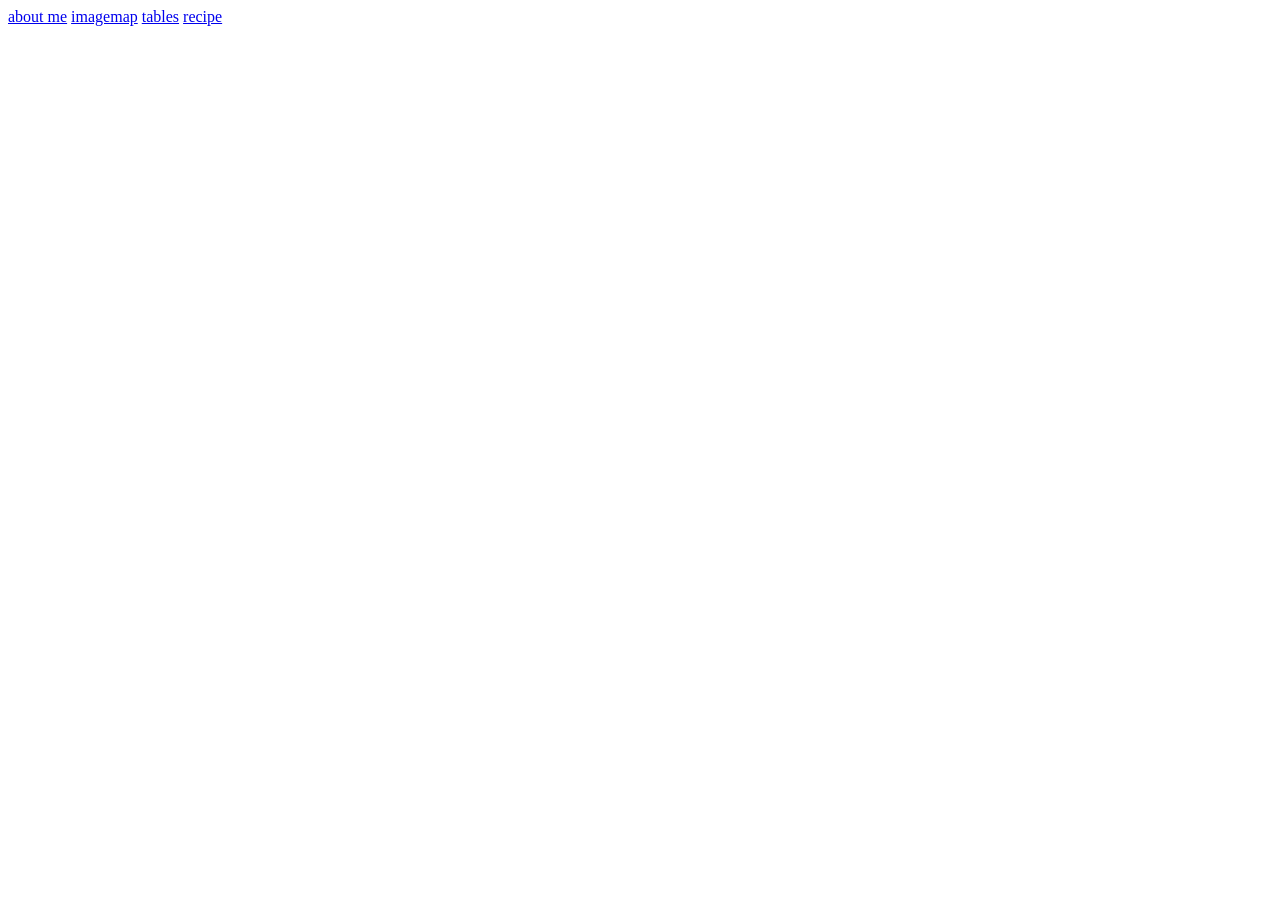
<file: index.html>
<!DOCTYPE html>
<html lang="en">
<head>
    <meta charset="UTF-8">
    <meta name="viewport" content="width=device-width, initial-scale=1.0">
    <title>Document</title>
</head>
<body>
    <a href="html/about.html">about me</a>


    <a href="html/imagemap.html">imagemap</a>
    

<a href="html/tables.html">tables</a>

<a href="html/recipe.html">recipe</a>
</body>
</html>
</file>
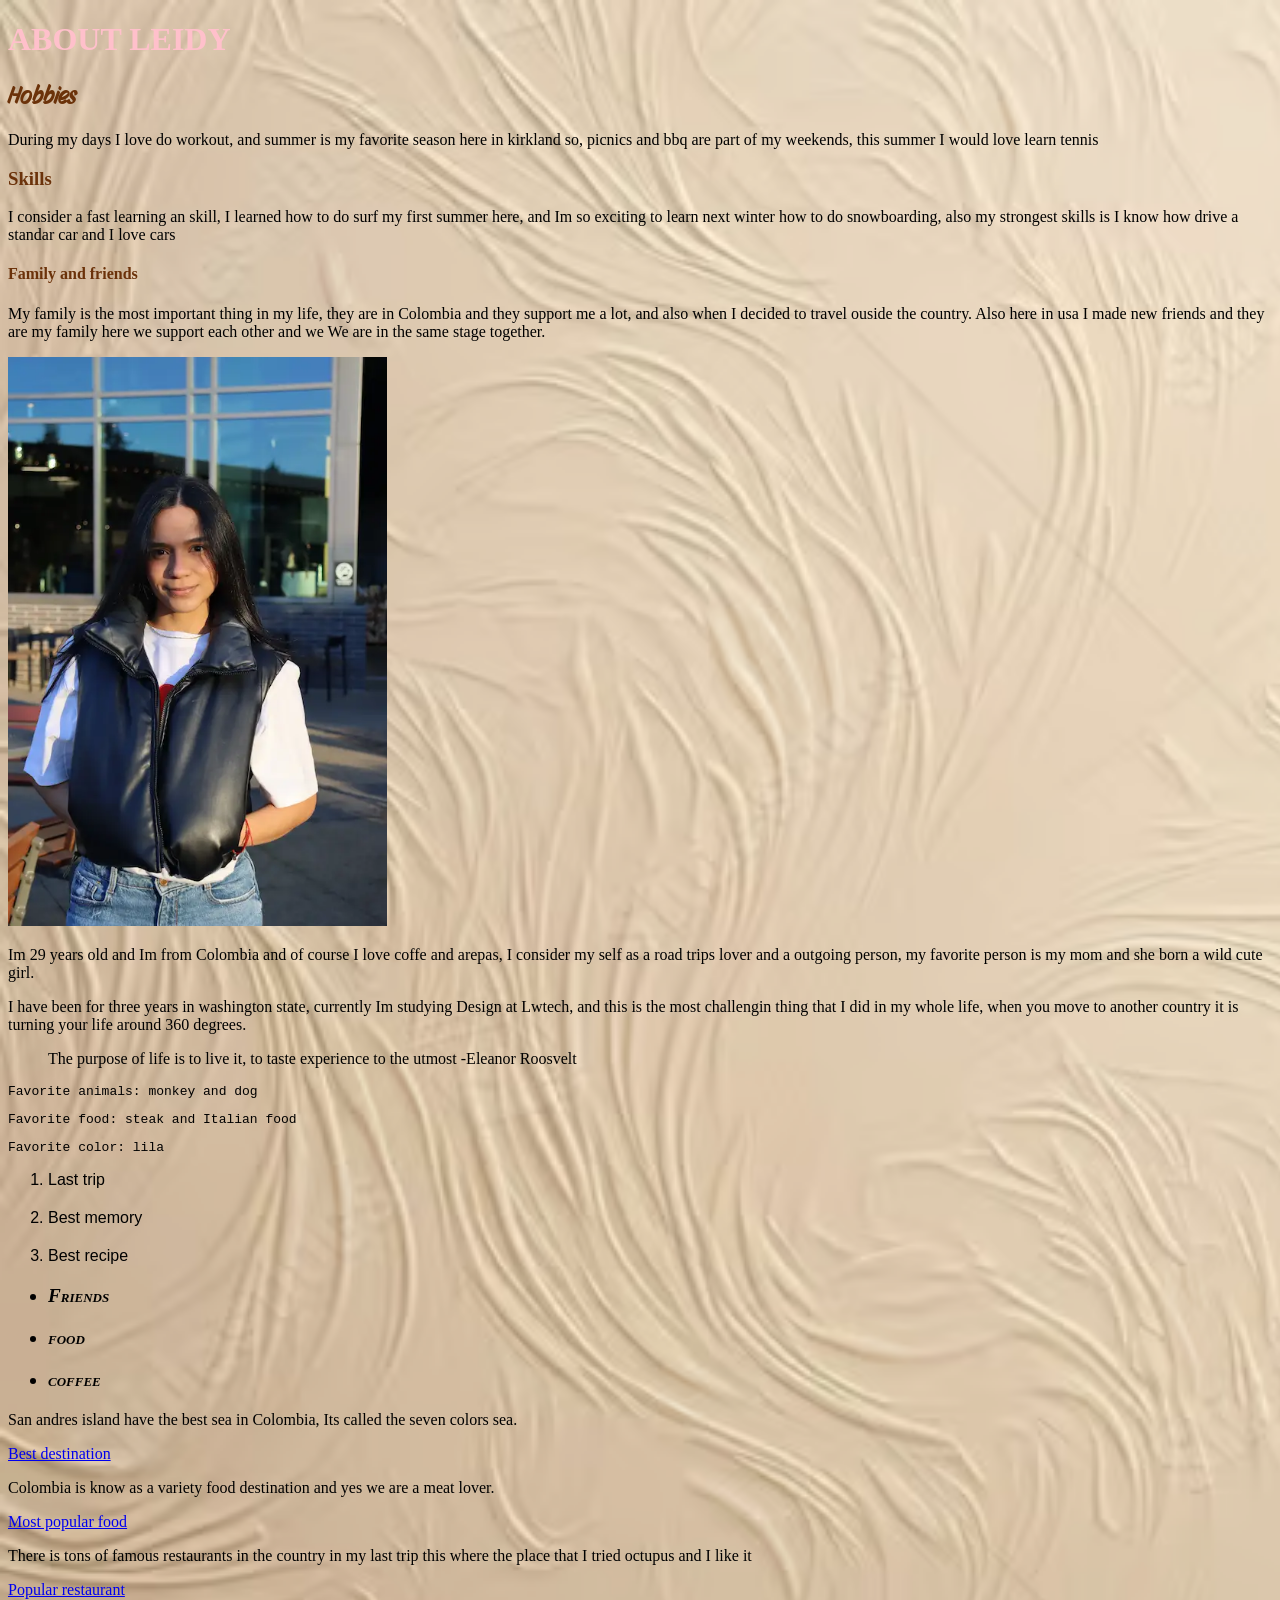
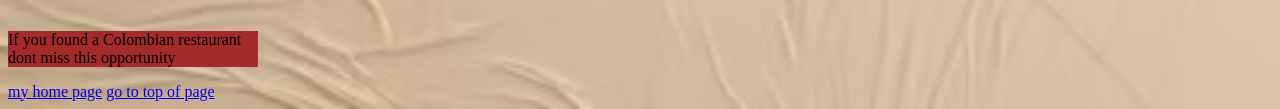
<file: html-temp/about.html>
<!DOCTYPE html>
<html lang="en">

<head>
   <meta charset="UTF-8">
   <meta name="viewport" content="width=device-width, initial-scale=1.0">
   <title>about me</title>
   <link rel="stylesheet" href="../css/style.css">

</head>

<h1 id="top">ABOUT LEIDY</h1>

<h2 id="Hobbies">Hobbies</h2>
<p> During my days I love do workout, and summer is my favorite season here in kirkland so, picnics and bbq are part of
   my weekends, this summer I would love learn tennis</p>

<h3 id="Skills">Skills</h3>
<p>I consider a fast learning an skill, I learned how to do surf my first summer here, and Im so exciting to learn next
   winter how to do snowboarding, also my strongest skills is I know how drive a standar car and I love cars </p>

<h4 id="Family"> Family and friends</h4>
<p> My family is the most important thing in my life, they are in Colombia and they support me a lot, and also when I
   decided to travel ouside the country. Also here in usa I made new friends and they are my family here we support each
   other and we We are in the same stage together. </p>

<body class="about"> 


   <img src="../IMG/photo.jpg" alt="a picture of me">



   <p>Im 29 years old and Im from Colombia and of course I love coffe and arepas, I consider my self as a road trips
      lover and a outgoing person, my favorite person is my mom and she born a wild cute girl. </div>
   </p>

   <p>I have been for three years in washington state, currently Im studying Design at Lwtech, and this is the most
      challengin thing that I did in my whole life,
      when you move to another country it is turning your life around 360 degrees. </p>

   <blockquote>The purpose of life is to live it, to taste experience to the utmost -Eleanor Roosvelt </blockquote>

   <pre>Favorite animals: monkey and dog</pre>
   <pre>Favorite food: steak and Italian food</pre>
   <pre>Favorite color: lila </pre>


   <ol>
      <li>Last trip</li>
      <li>Best memory</li>
      <li>Best recipe</li>
   </ol>

   <ul>
      <li>Friends</li>
      <li>food</li>
      <li>coffee</li>
   </ul>


   <p>San andres island have the best sea in Colombia, Its called the seven colors sea. </p>
   <a href="https://colombia.travel/en"> Best destination</a>

   <p> Colombia is know as a variety food destination and yes we are a meat lover. </p>
   <a href="https://www.mycolombianrecipes.com/">Most popular food </a>

   <p> There is tons of famous restaurants in the country in my last trip this where the place that I tried octupus and
      I like it</p>
   <a href="https://restaurantelaregatta.com/"> Popular restaurant</a></p>


   <div class="center">
      <p>If you found a Colombian restaurant dont miss this opportunity </p>
   </div>


   <a href="../index.html">my home page</a>

   <a href="#top">go to top of page</a>



</body>

</html>
</file>
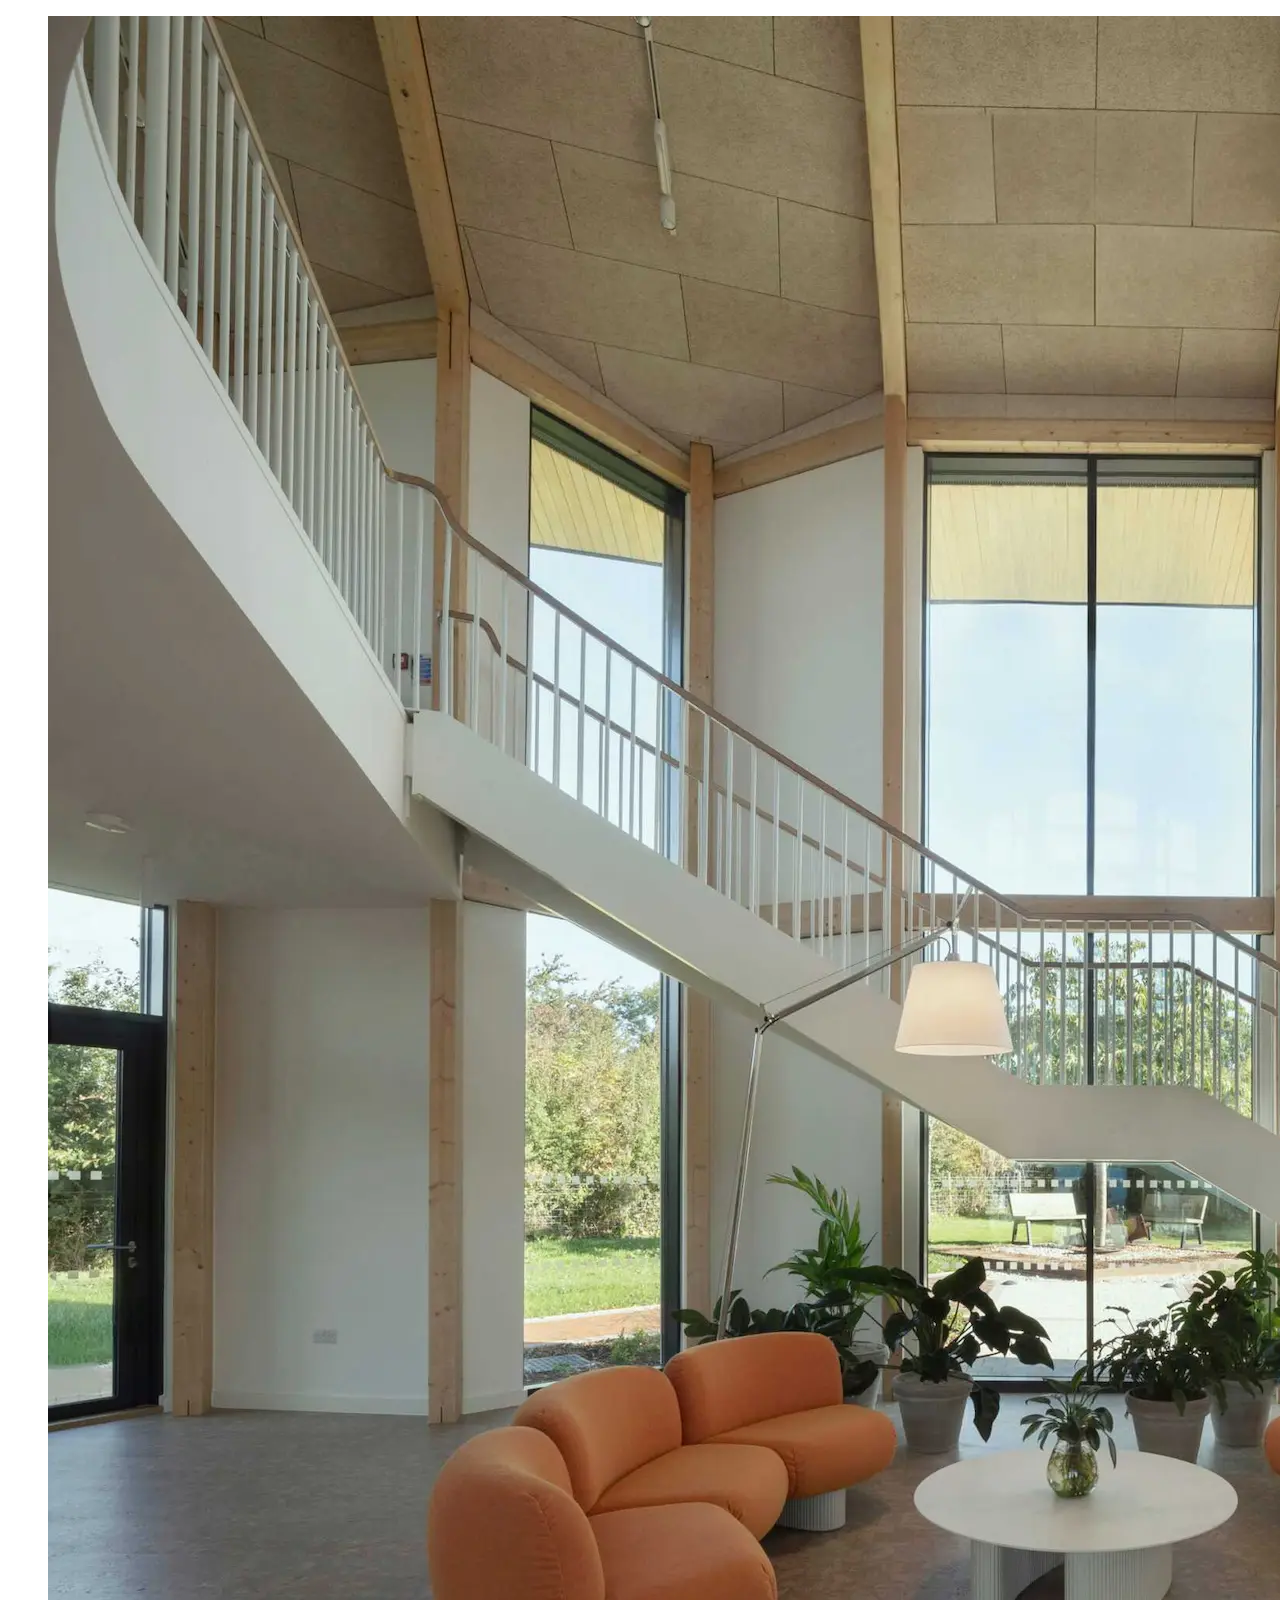
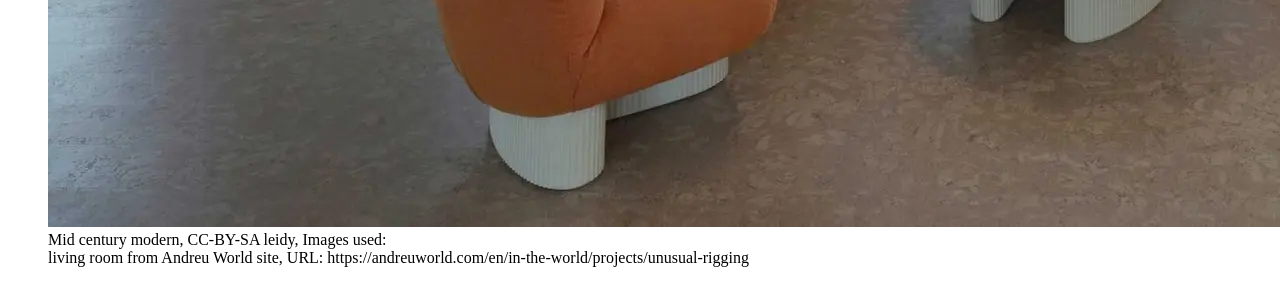
<file: html-temp/imagemap.html>
<!DOCTYPE html>
<html lang="en">
<head>
    <meta charset="UTF-8">
    <meta name="viewport" content="width=device-width, initial-scale=1.0">
    <title>image map</title>
</head>
<body>
    
<figure>
   <picture>
      <source srcset="../img/main_image.webp" type="image/webp" />
      <img src="../img/main_image.jpg" alt="living room" usemap="#image-map">
   </picture>
   <figcaption>Mid century modern, CC-BY-SA leidy, Images used:
      <br>living room from Andreu World site, URL: https://andreuworld.com/en/in-the-world/projects/unusual-rigging
   </figcaption>
</figure>

<!-- Image Map Generated by http://www.image-map.net/ -->
<map name="image-map">
    <area target="" alt="sofa" title="sofa" href="https://www.wayfair.com/AllModern--Katrien-93-Japandi-Style-Luxury-Modern-Boucle-Fabric-Curvy-Arm-Couch-X121413840-L305-K~W010302739.html?channel=GooglePLA&amp;ireid=233334990&amp;fdid=1817&amp;PiID%5B%5D=1641580249&amp;refid=GX711703843613-W010302739_1641580249&amp;device=c&amp;ptid=2440183252501&amp;network=g&amp;targetid=pla-2440183252501&amp;gad_source=4&amp;gad_campaignid=18344349540&amp;gbraid=0AAAAAD9ISC5Gr_Hq7C_lPlaAR0trdh466&amp;gclid=CjwKCAjwnZfPBhAGEiwAzg-VzJUbOgQE1pVDQAp4AgwrvVo2P39BPgE1ROf51_-9ga0dEhNYpbQq2xoC6qsQAvD_BwE" coords="120,1764,1242,1219" shape="rect">
    <area target="" alt="coffe table" title="coffee table" href="https://www.crateandbarrel.com/marfa-40-outdoor-concrete-coffee-table/s603614" coords="1022,1472,201" shape="circle">
    <area target="" alt="floor lamp" title="floor lamp" href="https://www.lumens.com/twiggy-arc-floor-lamp-by-foscarini-FOS542940.html?utm_source=google&amp;utm_medium=PLA&amp;utm_brand=Foscarini&amp;utm_id=FOS542940&amp;utm_campaign=192161391&amp;gad_source=1&amp;gad_campaignid=192161391&amp;gbraid=0AAAAADo8bk20S_XdODV_KkBS3mqjboqua&amp;gclid=CjwKCAjwnZfPBhAGEiwAzg-VzJO-oDt81jS1Qti0KDn5NAqSPSGsYq2PHcvWnxihozZvipZRaJz8ihoCyB4QAvD_BwE" coords="637,1203,752,758,1100,1021" shape="poly">
</map>

<a href="../index.html"back to index></a>



</body>
</html>
</file>
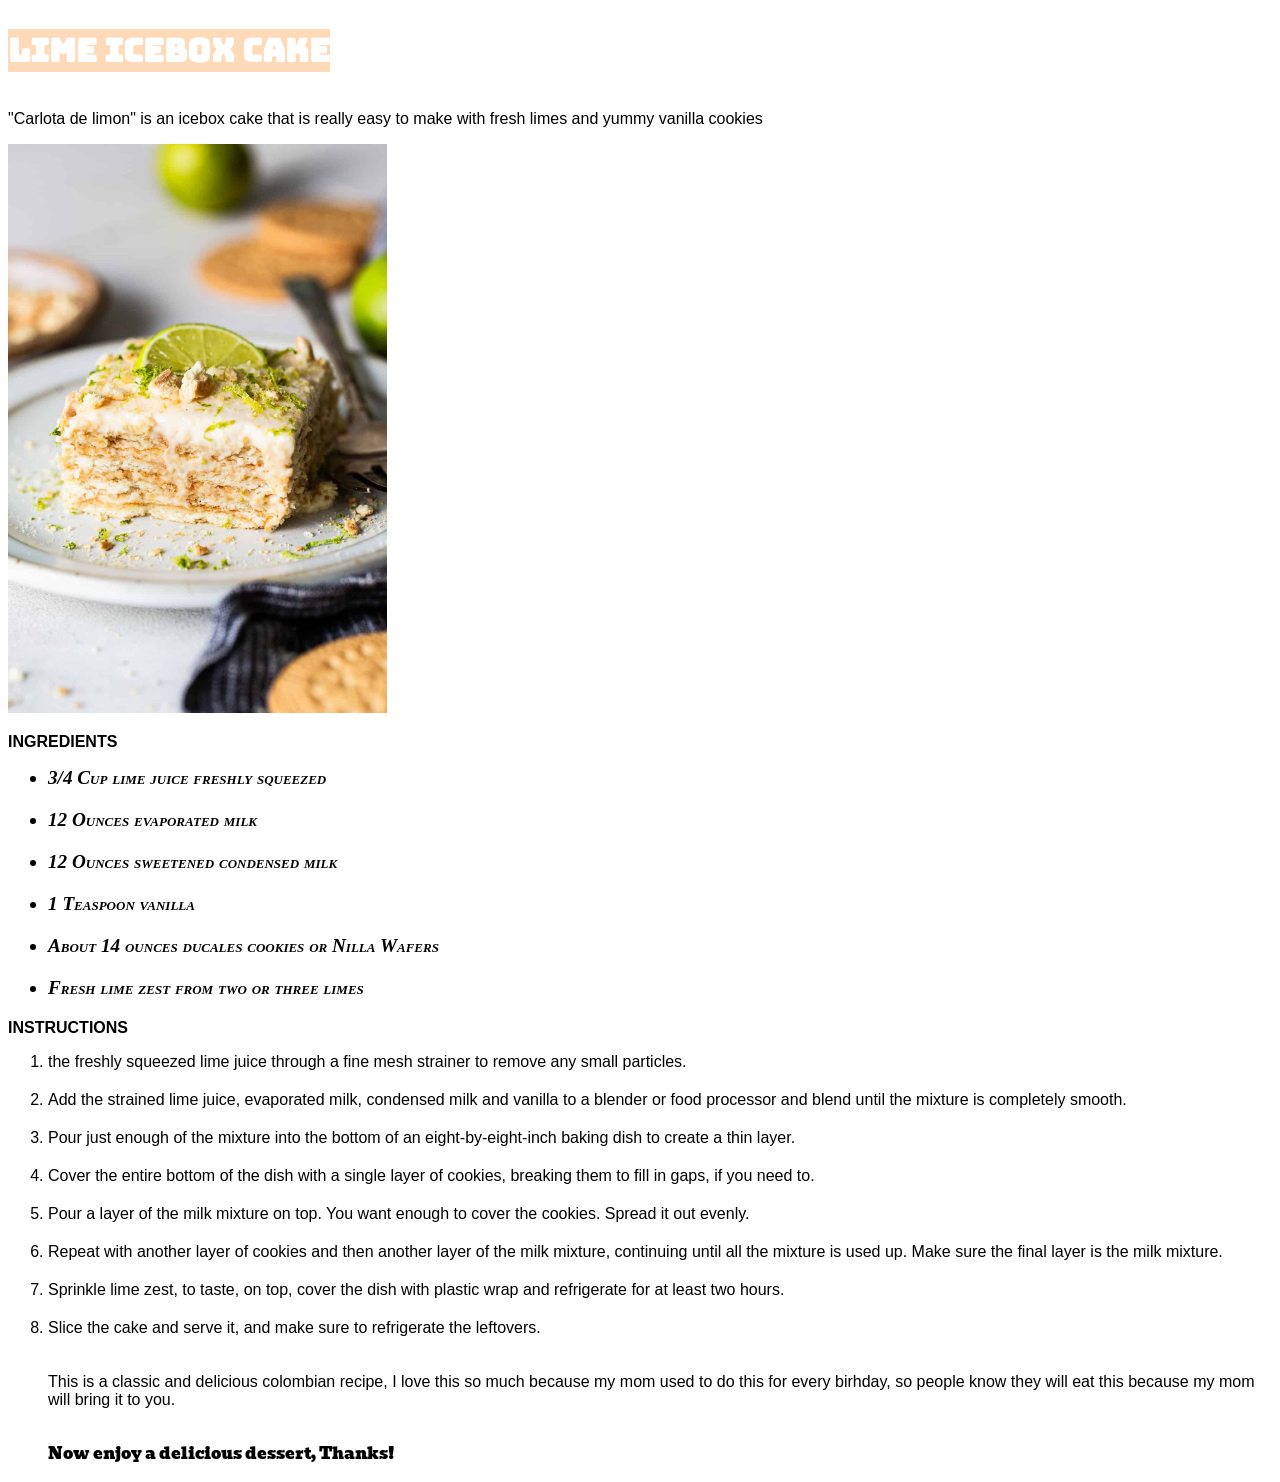
<file: html-temp/recipe.html>
<!DOCTYPE html>
<html lang="en">
<head>
    <meta charset="UTF-8">
    <meta name="viewport" content="width=device-width, initial-scale=1.0">
    <title>recipe</title>

    <link rel="stylesheet" href="../css/style.css"/>
</head>
<h1 id="LIME" >LIME ICEBOX CAKE</h1>

<body class="recipe-page">


<p class="p1">"Carlota de limon" is an icebox cake that 
    is really easy to make with fresh limes 
    and yummy vanilla cookies</p>

    <img src="../IMG/carlota.jpg" alt="a picture of the dessert">


<p class="p2">INGREDIENTS</p>

 <ul>
      <li>3/4 Cup lime juice freshly squeezed</li>
      <li>12 Ounces evaporated milk</li>
      <li>12 Ounces sweetened condensed milk</li>
      <li>1 Teaspoon vanilla</li>
      <li>About 14 ounces ducales cookies or Nilla Wafers</li>
      <li>Fresh lime zest from two or three limes</li>
   </ul>

<p class="p3">INSTRUCTIONS</p>

<ol>
    
<li>the freshly squeezed lime juice through a fine mesh strainer to remove any small particles.</li>
<li>Add the strained lime juice, evaporated milk, condensed milk and vanilla to a blender or food
     processor and blend until the mixture is completely smooth.</li>
<li>Pour just enough of the mixture into the bottom of an eight-by-eight-inch baking dish to create a thin layer.</li>
<li>Cover the entire bottom of the dish with a single layer of cookies, breaking them to fill in gaps, if you need to.</li>
<li>Pour a layer of the milk mixture on top. You want enough to cover the cookies. Spread it out evenly.</li> 
<li>Repeat with another layer of cookies and then another layer of the milk mixture, continuing until all the mixture is used up. Make sure the final layer is the milk mixture.</li>
<li>Sprinkle lime zest, to taste, on top, cover the dish with plastic wrap and refrigerate for at least two hours.</li>
<li>Slice the cake and serve it, and make sure to refrigerate the leftovers.</li>

 <p class="p4">This is a classic and delicious colombian recipe, 
        I love this so much because my mom used to do this for every birhday, 
        so people know they will eat this because my mom will bring it to you. 
    </p>

 <p class="p5">Now enjoy a delicious dessert, Thanks!</p>
   

</body>
</html>
</file>
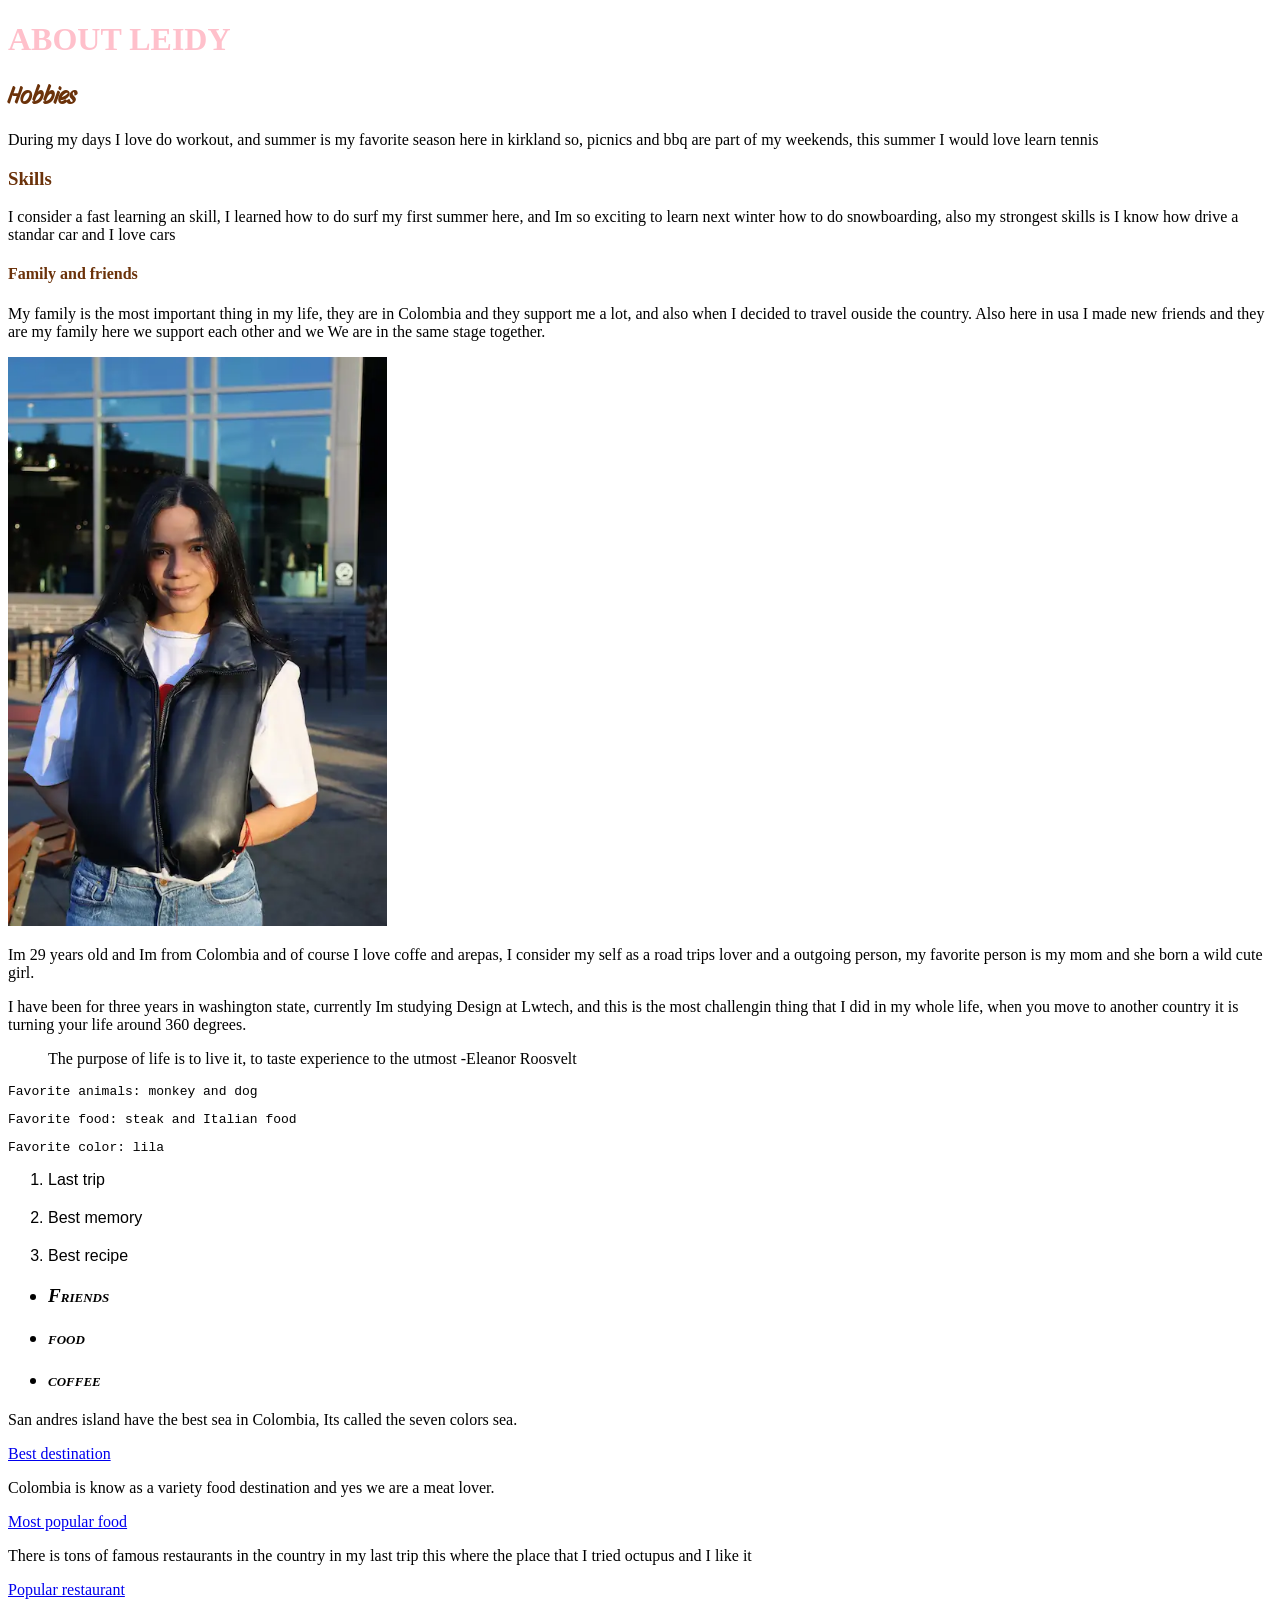
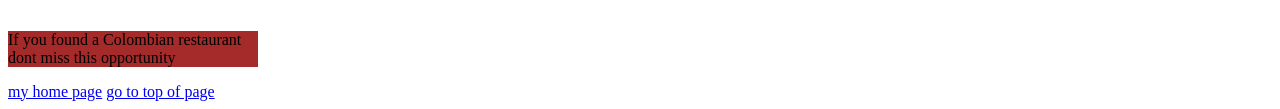
<file: HTML/about.html>
<!DOCTYPE html>
<html lang="en">

<head>
   <meta charset="UTF-8">
   <meta name="viewport" content="width=device-width, initial-scale=1.0">
   <title>about me</title>
   <link rel="stylesheet" href="../css/style.css">

</head>

<h1 id="top">ABOUT LEIDY</h1>

<h2 id="Hobbies">Hobbies</h2>
<p> During my days I love do workout, and summer is my favorite season here in kirkland so, picnics and bbq are part of
   my weekends, this summer I would love learn tennis</p>

<h3 id="Skills">Skills</h3>
<p>I consider a fast learning an skill, I learned how to do surf my first summer here, and Im so exciting to learn next
   winter how to do snowboarding, also my strongest skills is I know how drive a standar car and I love cars </p>

<h4 id="Family"> Family and friends</h4>
<p> My family is the most important thing in my life, they are in Colombia and they support me a lot, and also when I
   decided to travel ouside the country. Also here in usa I made new friends and they are my family here we support each
   other and we We are in the same stage together. </p>

<body>


   <img src="../IMG/photo.jpg" alt="a picture of me">



   <p>Im 29 years old and Im from Colombia and of course I love coffe and arepas, I consider my self as a road trips
      lover and a outgoing person, my favorite person is my mom and she born a wild cute girl. </div>
   </p>

   <p>I have been for three years in washington state, currently Im studying Design at Lwtech, and this is the most
      challengin thing that I did in my whole life,
      when you move to another country it is turning your life around 360 degrees. </p>

   <blockquote>The purpose of life is to live it, to taste experience to the utmost -Eleanor Roosvelt </blockquote>

   <pre>Favorite animals: monkey and dog</pre>
   <pre>Favorite food: steak and Italian food</pre>
   <pre>Favorite color: lila </pre>


   <ol>
      <li>Last trip</li>
      <li>Best memory</li>
      <li>Best recipe</li>
   </ol>

   <ul>
      <li>Friends</li>
      <li>food</li>
      <li>coffee</li>
   </ul>


   <p>San andres island have the best sea in Colombia, Its called the seven colors sea. </p>
   <a href="https://colombia.travel/en"> Best destination</a>

   <p> Colombia is know as a variety food destination and yes we are a meat lover. </p>
   <a href="https://www.mycolombianrecipes.com/">Most popular food </a>

   <p> There is tons of famous restaurants in the country in my last trip this where the place that I tried octupus and
      I like it</p>
   <a href="https://restaurantelaregatta.com/"> Popular restaurant</a></p>


   <div class="center">
      <p>If you found a Colombian restaurant dont miss this opportunity </p>
   </div>


   <a href="../index.html">my home page</a>

   <a href="#top">go to top of page</a>



</body>

</html>
</file>
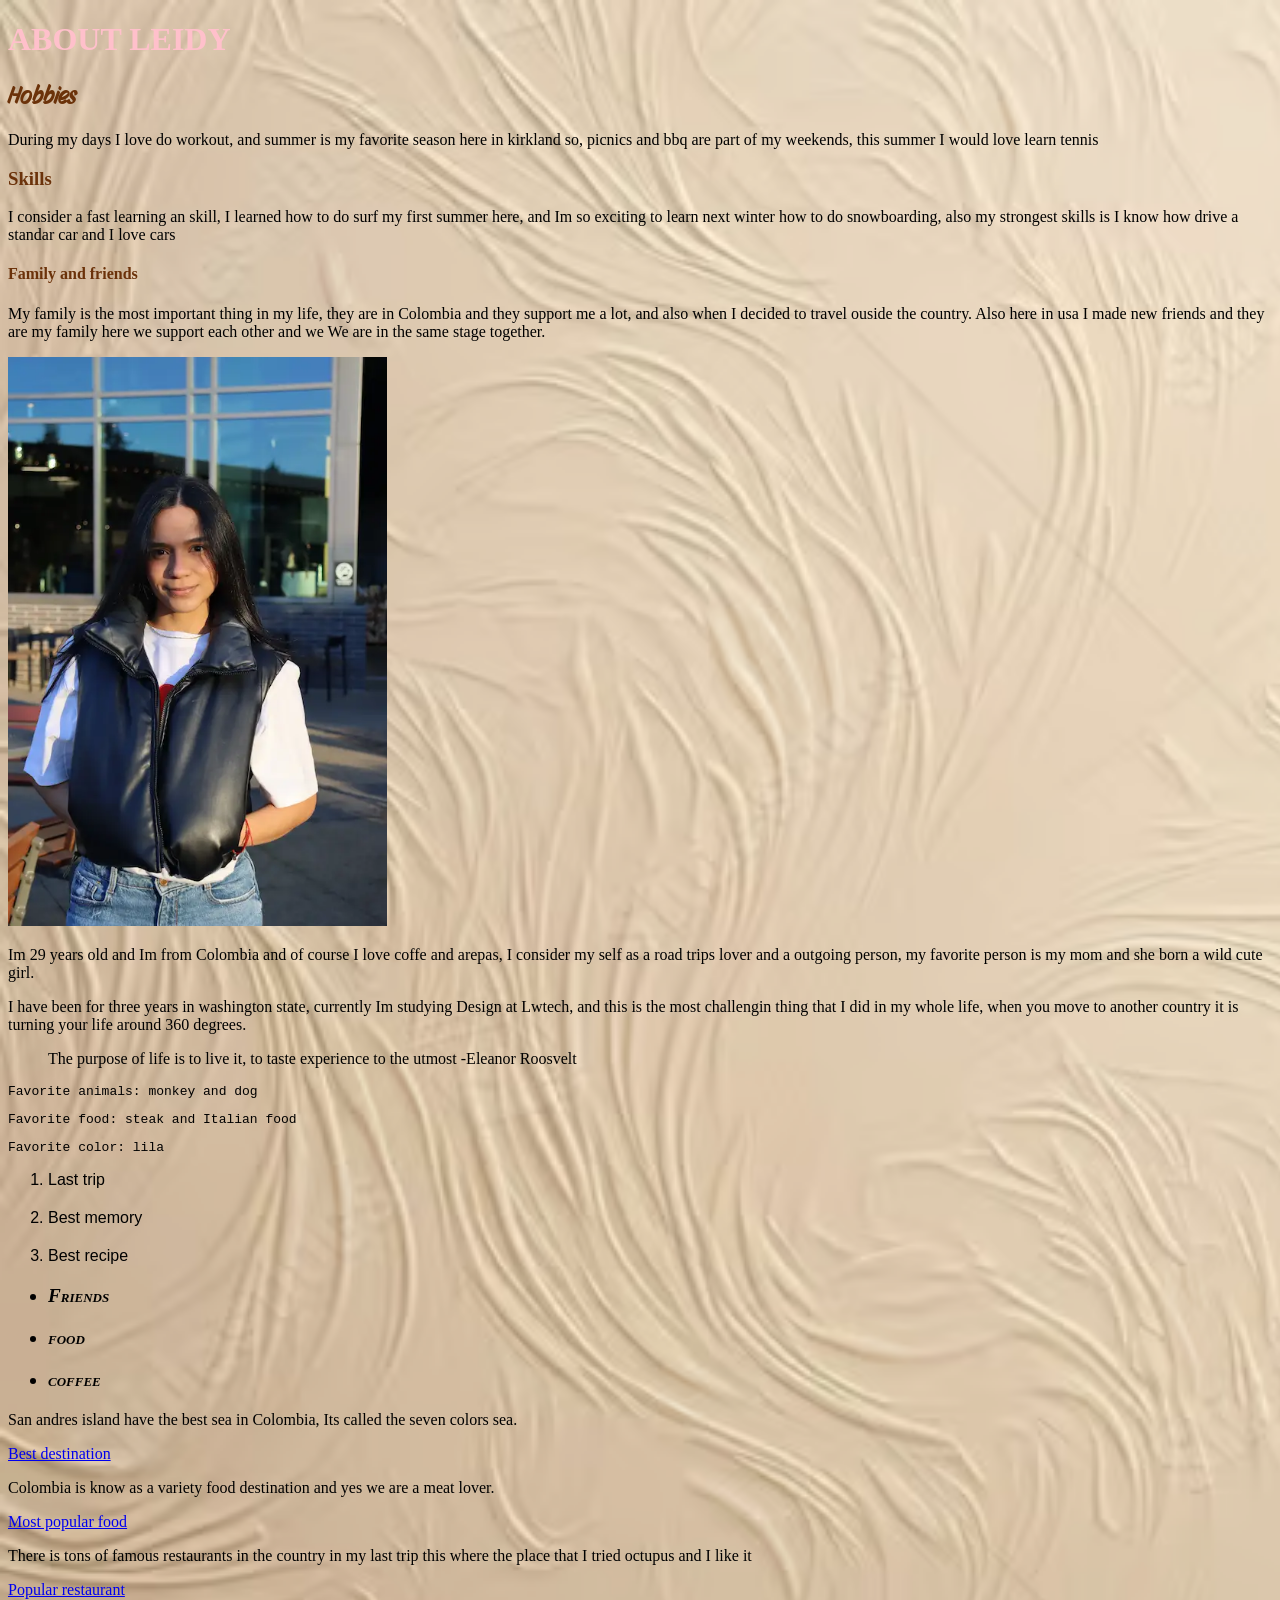
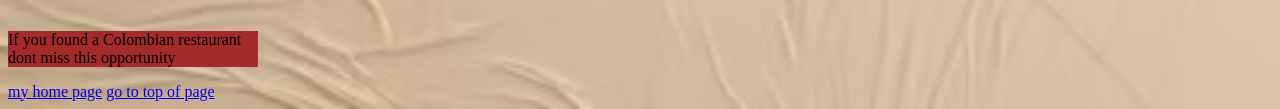
<file: html/about.html>
<!DOCTYPE html>
<html lang="en">

<head>
   <meta charset="UTF-8">
   <meta name="viewport" content="width=device-width, initial-scale=1.0">
   <title>about me</title>
   <link rel="stylesheet" href="../css/style.css">

</head>

<h1 id="top">ABOUT LEIDY</h1>

<h2 id="Hobbies">Hobbies</h2>
<p> During my days I love do workout, and summer is my favorite season here in kirkland so, picnics and bbq are part of
   my weekends, this summer I would love learn tennis</p>

<h3 id="Skills">Skills</h3>
<p>I consider a fast learning an skill, I learned how to do surf my first summer here, and Im so exciting to learn next
   winter how to do snowboarding, also my strongest skills is I know how drive a standar car and I love cars </p>

<h4 id="Family"> Family and friends</h4>
<p> My family is the most important thing in my life, they are in Colombia and they support me a lot, and also when I
   decided to travel ouside the country. Also here in usa I made new friends and they are my family here we support each
   other and we We are in the same stage together. </p>

<body class="about"> 


   <img src="../img/photo.jpg" alt="a picture of me">



   <p>Im 29 years old and Im from Colombia and of course I love coffe and arepas, I consider my self as a road trips
      lover and a outgoing person, my favorite person is my mom and she born a wild cute girl. </div>
   </p>

   <p>I have been for three years in washington state, currently Im studying Design at Lwtech, and this is the most
      challengin thing that I did in my whole life,
      when you move to another country it is turning your life around 360 degrees. </p>

   <blockquote>The purpose of life is to live it, to taste experience to the utmost -Eleanor Roosvelt </blockquote>

   <pre>Favorite animals: monkey and dog</pre>
   <pre>Favorite food: steak and Italian food</pre>
   <pre>Favorite color: lila </pre>


   <ol>
      <li>Last trip</li>
      <li>Best memory</li>
      <li>Best recipe</li>
   </ol>

   <ul>
      <li>Friends</li>
      <li>food</li>
      <li>coffee</li>
   </ul>


   <p>San andres island have the best sea in Colombia, Its called the seven colors sea. </p>
   <a href="https://colombia.travel/en"> Best destination</a>

   <p> Colombia is know as a variety food destination and yes we are a meat lover. </p>
   <a href="https://www.mycolombianrecipes.com/">Most popular food </a>

   <p> There is tons of famous restaurants in the country in my last trip this where the place that I tried octupus and
      I like it</p>
   <a href="https://restaurantelaregatta.com/"> Popular restaurant</a></p>


   <div class="center">
      <p>If you found a Colombian restaurant dont miss this opportunity </p>
   </div>


   <a href="../index.html">my home page</a>

   <a href="#top">go to top of page</a>



</body>

</html>
</file>
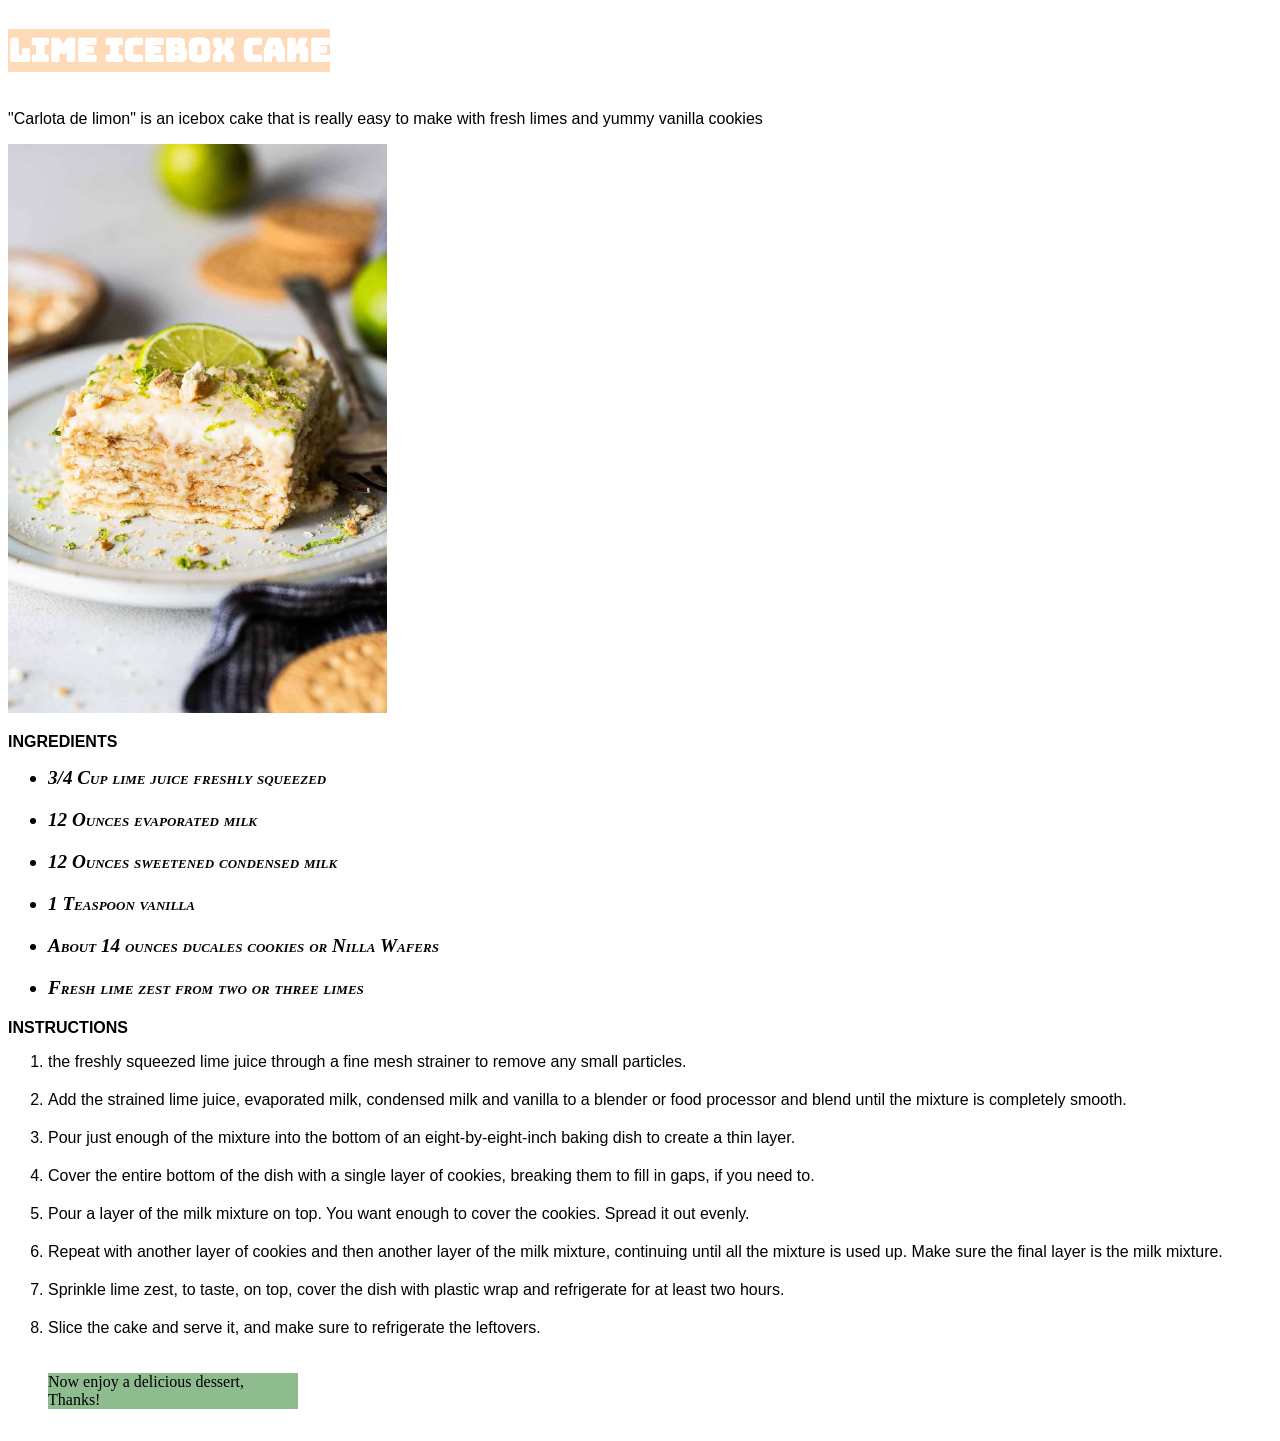
<file: HTML/recipe.html>
<!DOCTYPE html>
<html lang="en">
<head>
    <meta charset="UTF-8">
    <meta name="viewport" content="width=device-width, initial-scale=1.0">
    <title>recipe</title>

    <link rel="stylesheet" href="../css/style.css"/>
</head>
<h1 id="LIME" >LIME ICEBOX CAKE</h1>

<body>

<p class="p1">"Carlota de limon" is an icebox cake that 
    is really easy to make with fresh limes 
    and yummy vanilla cookies</p>

    <img src="../IMG/carlota.jpg" alt="a picture of the dessert">

<p class="p2">INGREDIENTS</p>

 <ul>
      <li>3/4 Cup lime juice freshly squeezed</li>
      <li>12 Ounces evaporated milk</li>
      <li>12 Ounces sweetened condensed milk</li>
      <li>1 Teaspoon vanilla</li>
      <li>About 14 ounces ducales cookies or Nilla Wafers</li>
      <li>Fresh lime zest from two or three limes</li>
   </ul>

<p class="p3">INSTRUCTIONS</p>

<ol>
    
<li>the freshly squeezed lime juice through a fine mesh strainer to remove any small particles.</li>
<li>Add the strained lime juice, evaporated milk, condensed milk and vanilla to a blender or food
     processor and blend until the mixture is completely smooth.</li>
<li>Pour just enough of the mixture into the bottom of an eight-by-eight-inch baking dish to create a thin layer.</li>
<li>Cover the entire bottom of the dish with a single layer of cookies, breaking them to fill in gaps, if you need to.</li>
<li>Pour a layer of the milk mixture on top. You want enough to cover the cookies. Spread it out evenly.</li> 
<li>Repeat with another layer of cookies and then another layer of the milk mixture, continuing until all the mixture is used up. Make sure the final layer is the milk mixture.</li>
<li>Sprinkle lime zest, to taste, on top, cover the dish with plastic wrap and refrigerate for at least two hours.</li>
<li>Slice the cake and serve it, and make sure to refrigerate the leftovers.</li>



<div class="recipe">
      <p>Now enjoy a delicious dessert, Thanks!</p>
   </div>

</body>
</html>
</file>
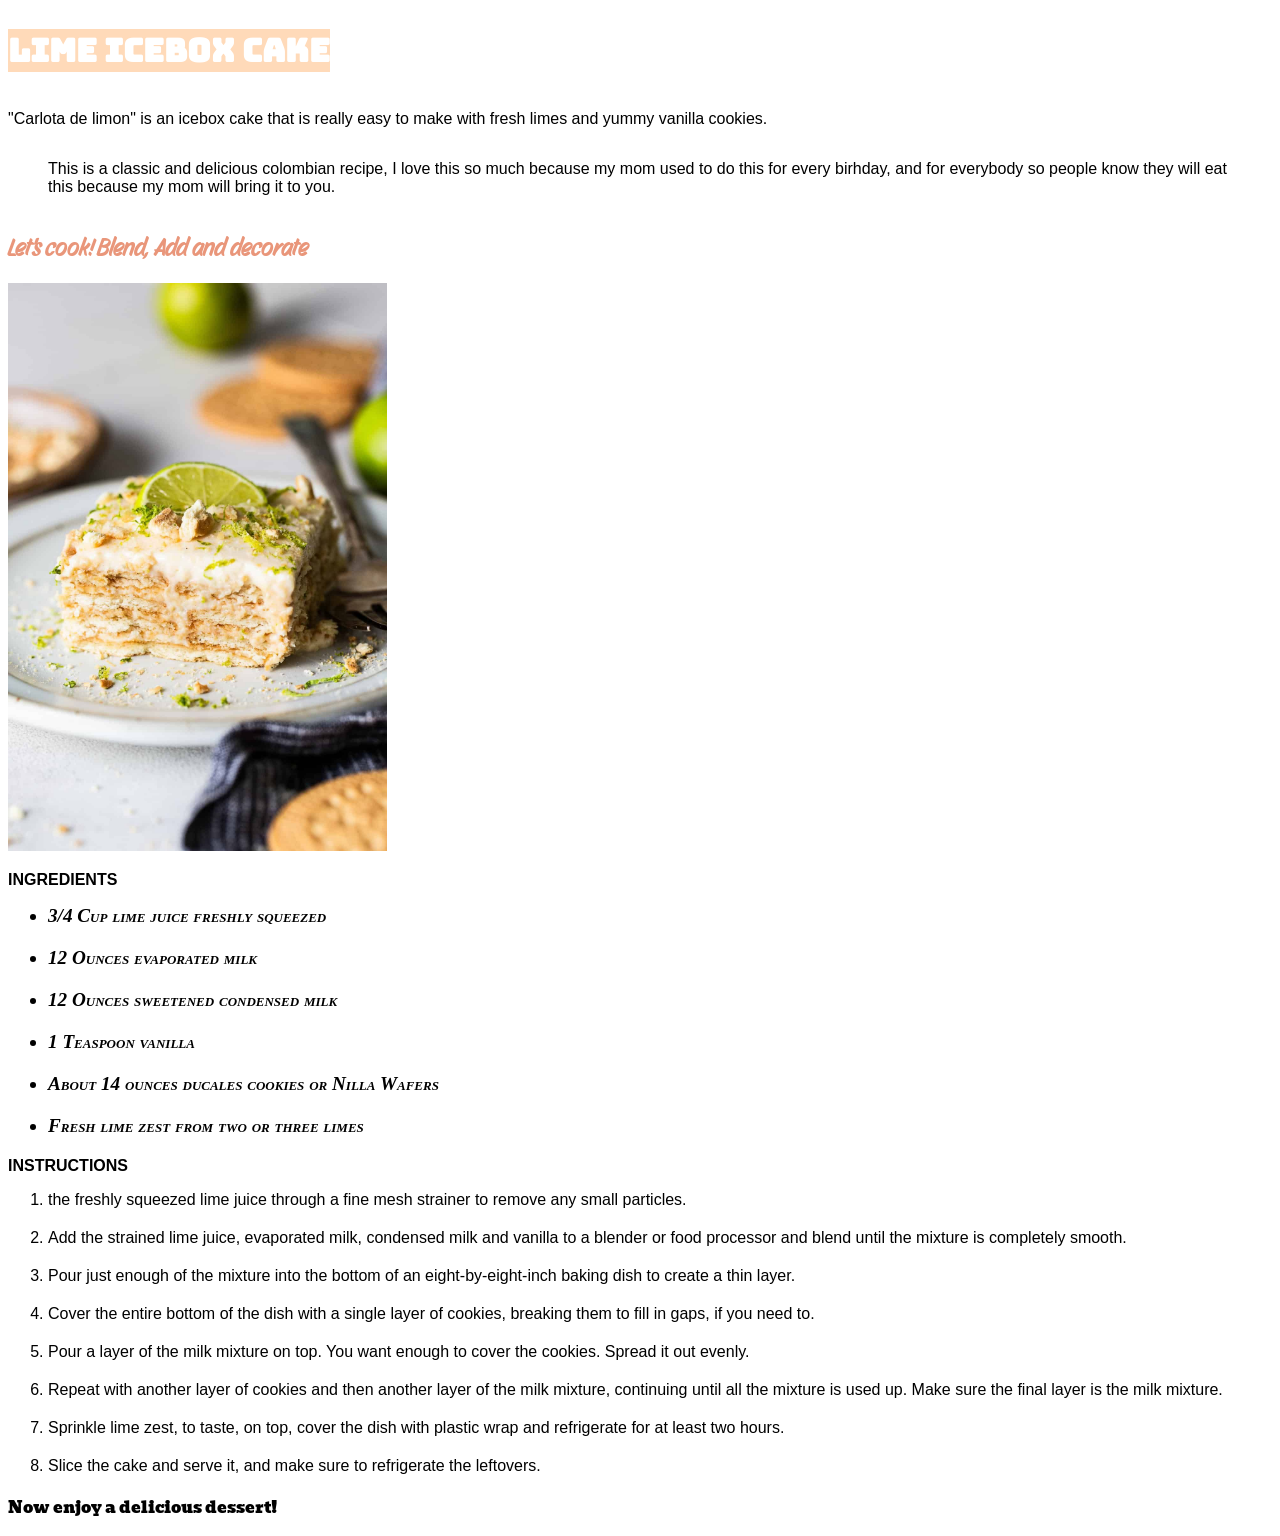
<file: html/recipe.html>
<!DOCTYPE html>
<html lang="en">
<head>
    <meta charset="UTF-8">
    <meta name="viewport" content="width=device-width, initial-scale=1.0">
    <title>recipe</title>

    <link rel="stylesheet" href="../css/style.css"/>
</head>

<body class="recipe-page">

    <h1 id="LIME" >LIME ICEBOX CAKE</h1>

<p class="p1">"Carlota de limon" is an icebox cake that 
    is really easy to make with fresh limes 
    and yummy vanilla cookies.</p>

<blockquote><p class="p4">This is a classic and delicious colombian recipe, 
        I love this so much because my mom used to do this for every birhday, and for everybody
        so people know they will eat this because my mom will bring it to you. 
 </p></blockquote>

 <h2>Let's cook! Blend, Add and decorate</h2>

    <img src="../img/carlota.jpg" alt="a picture of the dessert">


<p class="p2">INGREDIENTS</p>

 <ul>
      <li>3/4 Cup lime juice freshly squeezed</li>
      <li>12 Ounces evaporated milk</li>
      <li>12 Ounces sweetened condensed milk</li>
      <li>1 Teaspoon vanilla</li>
      <li>About 14 ounces ducales cookies or Nilla Wafers</li>
      <li>Fresh lime zest from two or three limes</li>
   </ul>

<p class="p3">INSTRUCTIONS</p>

<ol>
    
<li>the freshly squeezed lime juice through a fine mesh strainer to remove any small particles.</li>
<li>Add the strained lime juice, evaporated milk, condensed milk and vanilla to a blender or food
     processor and blend until the mixture is completely smooth.</li>
<li>Pour just enough of the mixture into the bottom of an eight-by-eight-inch baking dish to create a thin layer.</li>
<li>Cover the entire bottom of the dish with a single layer of cookies, breaking them to fill in gaps, if you need to.</li>
<li>Pour a layer of the milk mixture on top. You want enough to cover the cookies. Spread it out evenly.</li> 
<li>Repeat with another layer of cookies and then another layer of the milk mixture, continuing until all the mixture is used up. Make sure the final layer is the milk mixture.</li>
<li>Sprinkle lime zest, to taste, on top, cover the dish with plastic wrap and refrigerate for at least two hours.</li>
<li>Slice the cake and serve it, and make sure to refrigerate the leftovers.</li>

</ol>
 
 <p class="p5">Now enjoy a delicious dessert!</p>
   

</body>
</html>
</file>
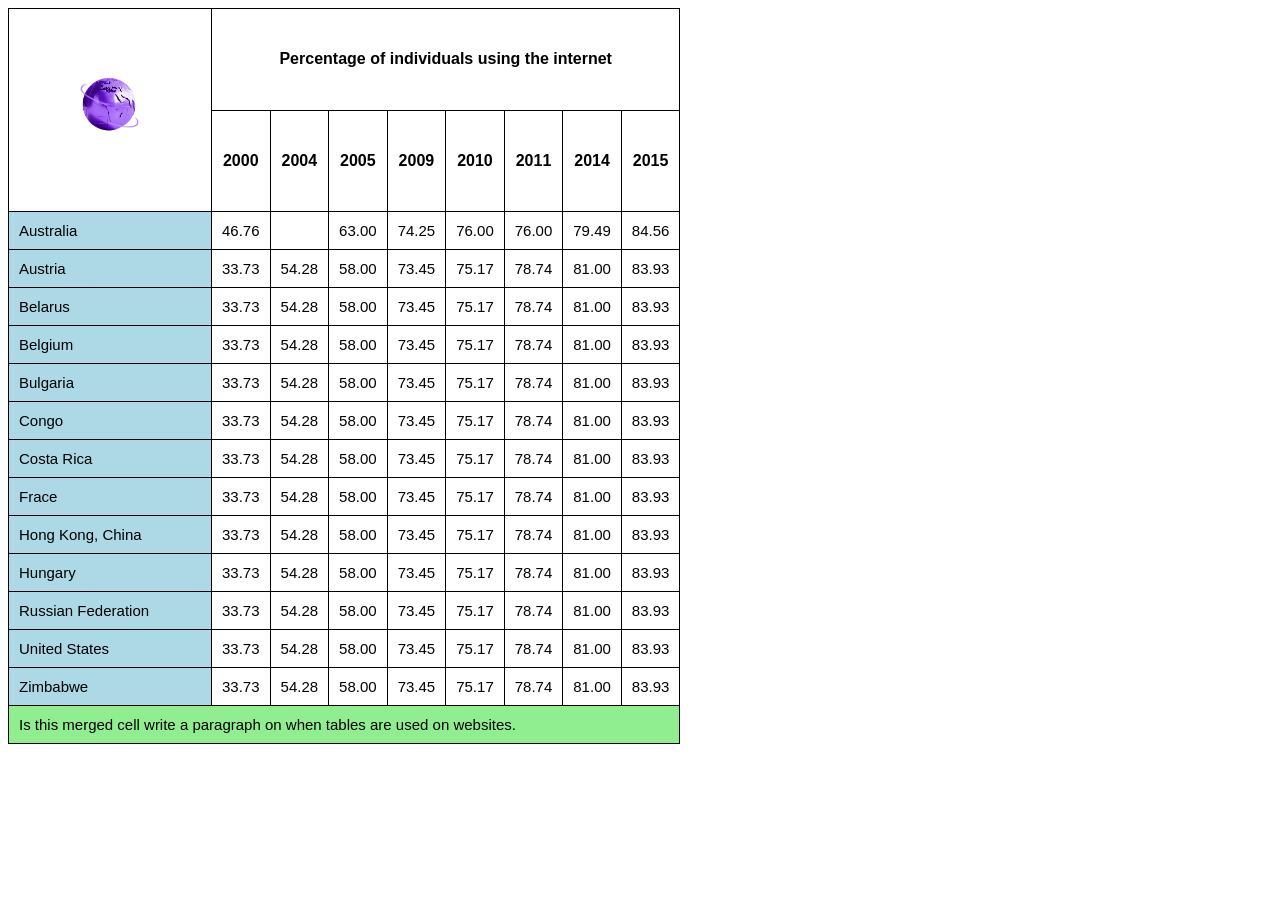
<file: html/tables.html>
<!DOCTYPE html>
<html lang="en">

<head>
    <meta charset="UTF-8">
    <meta name="viewport" content="width=device-width, initial-scale=1.0">
    <title>leidy-table.html</title>
    <link rel="stylesheet" href="../css/style.css">

</head>


<body>
    <table>
        <colgroup>
           <col span="1" style="background-color: lightblue">
         </colgroup>

        <thead>
            <tr>
                <th rowspan="2" class="table_img"><img src="../img/globe.png" alt=""></th>
                <th colspan="8">Percentage of individuals using the internet</th>
            </tr>
            <tr>
                <th>2000</th>
                <th>2004</th>
                <th>2005</th>
                <th>2009</th>
                <th>2010</th>
                <th>2011</th>
                <th>2014</th>
                <th>2015</th>
            </tr>
        </thead>


        <tr>
            <td>Australia</td>
            <td>46.76</td>
            <td></td>
            <td>63.00</td>
            <td>74.25</td>
            <td>76.00</td>
            <td>76.00</td>
            <td>79.49</td>
            <td>84.56</td>
        </tr>

        <tr>
            <td>Austria</td>
            <td>33.73</td>
            <td>54.28</td>
            <td>58.00</td>
            <td>73.45</td>
            <td>75.17</td>
            <td>78.74</td>
            <td>81.00</td>
            <td>83.93</td>
        </tr>

        <tr>
            <td>Belarus</td>
            <td>33.73</td>
            <td>54.28</td>
            <td>58.00</td>
            <td>73.45</td>
            <td>75.17</td>
            <td>78.74</td>
            <td>81.00</td>
            <td>83.93</td>
        </tr>

        <tr>
            <td>Belgium</td>
            <td>33.73</td>
            <td>54.28</td>
            <td>58.00</td>
            <td>73.45</td>
            <td>75.17</td>
            <td>78.74</td>
            <td>81.00</td>
            <td>83.93</td>
        </tr>

        <tr>
            <td>Bulgaria</td>
            <td>33.73</td>
            <td>54.28</td>
            <td>58.00</td>
            <td>73.45</td>
            <td>75.17</td>
            <td>78.74</td>
            <td>81.00</td>
            <td>83.93</td>
        </tr>

        <tr>
            <td>Congo</td>
            <td>33.73</td>
            <td>54.28</td>
            <td>58.00</td>
            <td>73.45</td>
            <td>75.17</td>
            <td>78.74</td>
            <td>81.00</td>
            <td>83.93</td>
        </tr>

        <tr>
            <td>Costa Rica</td>
            <td>33.73</td>
            <td>54.28</td>
            <td>58.00</td>
            <td>73.45</td>
            <td>75.17</td>
            <td>78.74</td>
            <td>81.00</td>
            <td>83.93</td>
        </tr>
        <tr>
            <td>Frace</td>
            <td>33.73</td>
            <td>54.28</td>
            <td>58.00</td>
            <td>73.45</td>
            <td>75.17</td>
            <td>78.74</td>
            <td>81.00</td>
            <td>83.93</td>
        </tr>
        <tr>
            <td>Hong Kong, China</td>
            <td>33.73</td>
            <td>54.28</td>
            <td>58.00</td>
            <td>73.45</td>
            <td>75.17</td>
            <td>78.74</td>
            <td>81.00</td>
            <td>83.93</td>
        </tr>

        <tr>
            <td>Hungary</td>
            <td>33.73</td>
            <td>54.28</td>
            <td>58.00</td>
            <td>73.45</td>
            <td>75.17</td>
            <td>78.74</td>
            <td>81.00</td>
            <td>83.93</td>
        </tr>
        <tr>
            <td>Russian Federation</td>
            <td>33.73</td>
            <td>54.28</td>
            <td>58.00</td>
            <td>73.45</td>
            <td>75.17</td>
            <td>78.74</td>
            <td>81.00</td>
            <td>83.93</td>
        </tr>

        <tr>
            <td>United States</td>
            <td>33.73</td>
            <td>54.28</td>
            <td>58.00</td>
            <td>73.45</td>
            <td>75.17</td>
            <td>78.74</td>
            <td>81.00</td>
            <td>83.93</td>
        </tr>
        <tr>
            <td>Zimbabwe</td>
            <td>33.73</td>
            <td>54.28</td>
            <td>58.00</td>
            <td>73.45</td>
            <td>75.17</td>
            <td>78.74</td>
            <td>81.00</td>
            <td>83.93</td>
        </tr>
       

        <tfoot>
            <td colspan="9">Is this merged cell write a paragraph on when tables are used on websites.</td>
        </tfoot>





    </table>


</body>

</html>
</file>
<file: css/style.css>
@import url('https://fonts.googleapis.com/css2?family=Bevan:ital@0;1&family=Oswald:wght@200..700&family=Roboto:ital,wght@0,100..900;1,100..900&display=swap');

@import url('https://fonts.googleapis.com/css2?family=Bungee+Inline&display=swap');

@import url('https://fonts.googleapis.com/css2?family=Story+Script&display=swap');

#top {
    color: pink
}

img {
    width: 30% !important;
    height: auto;
}

.about {
    background-image: url(../img/back.jpeg);
    background-repeat: no-repeat;
    background-size: cover
}

#Hobbies {
    color: rgb(107, 50, 10)
}

#Skills {
    color: rgb(107, 50, 10)
}

#Family {
    color: rgb(107, 50, 10)
}

img.carlota {
    border: 2px solid pink;
    border-radius: 20px;
}


div.center>p {
    background-color: brown;
    display: inline-block;
    width: 250px;
}

recipe img {
    border: 2px solid pink;
    border-radius: 20px;
}

div.recipe>p {
    background-color: darkseagreen;
    display: inline-block;
    width: 250px;
}


body.recipe {
    background-image: url(../img/lime.jpg);
    background-repeat: no-repeat;
    background-size: cover
}



#LIME {
    color: white;
    background-color: peachpuff;
    display: inline-block;
    font-family: "bungee inline";
}

ol li {
    margin-bottom: 20px;
    font-family: Arial, Helvetica, sans-serif;
}

ul li {
    font-family: Georgia, 'Times New Roman', Times, serif;
    margin-bottom: 20px;
    font-weight: bold;
    font-style: italic;
    font-size: 1.2em;
    font-variant: small-caps;
}

.p1 {
    font-family: Helvetica;
}


.p2 {
    font-family: Helvetica;
    font-weight: bold;
    font-size: 16px;
}

.p3 {
    font-family: Helvetica;
    font-weight: bold;
}


.p4 {
    display: inline-block;
    font-family: Helvetica;
}


.p5 {
    font-family: Bevan;
}


h2 {
    font-family: story script;
    color: darksalmon;
}

table thead {
    font-family: sans-serif;
    background-color:white;
}

.table_img {
    width: 200px;
    height: 200px;
}

td {
    font-family: Arial, Helvetica, sans-serif;
    font-size: 15px;
    padding: 10px;
}

table,
th,
td {
    border: 1px solid black;
    border-collapse: collapse;
}

tfoot {
    background-color: beige;
}

tfoot td {
    font-family: Arial, Helvetica, sans-serif;
    font-size: 15px;
    background-color: lightgreen;
}



div.grid p {
    display: inline-block;
    grid template-colums: 40% 25% 25% gap: 20px;
}

div.grid p {
    font-size: 36px;
    font-family: Arial, Helvetica, sans-serif;

}
</file>
